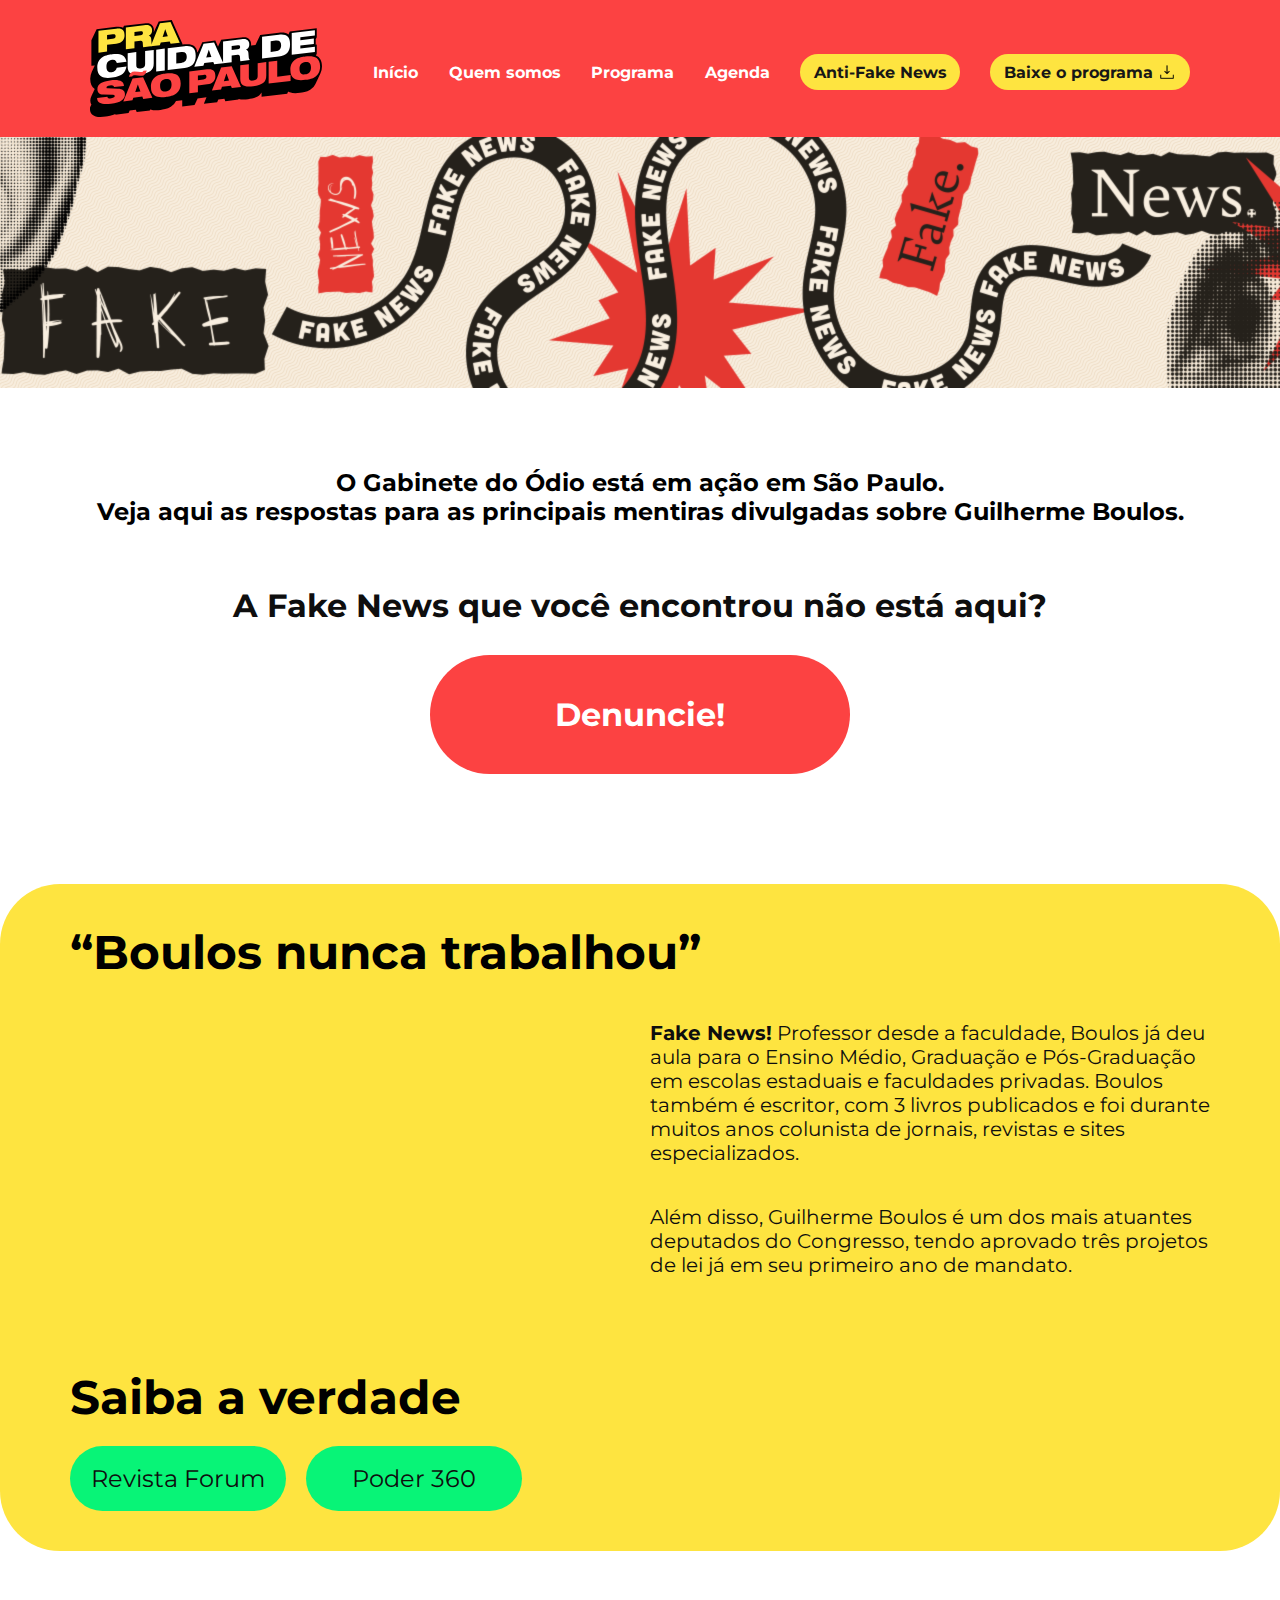
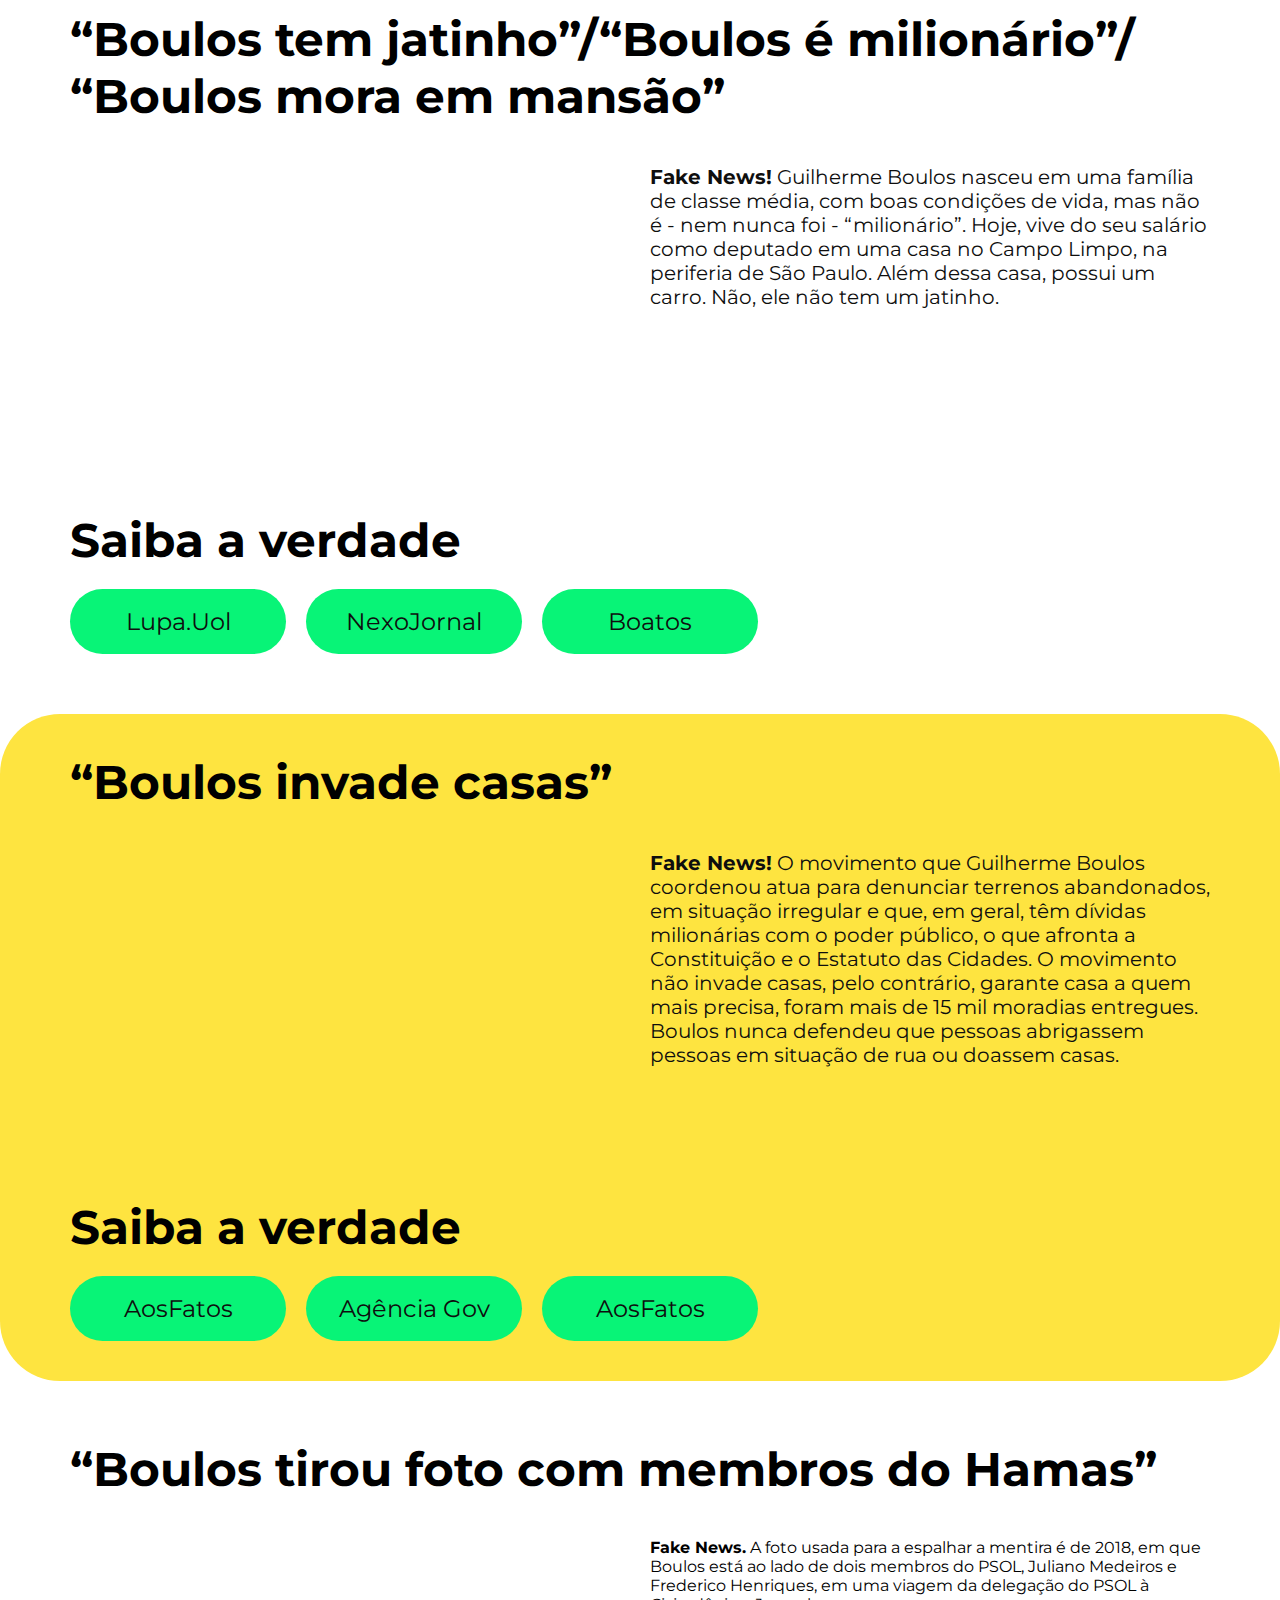
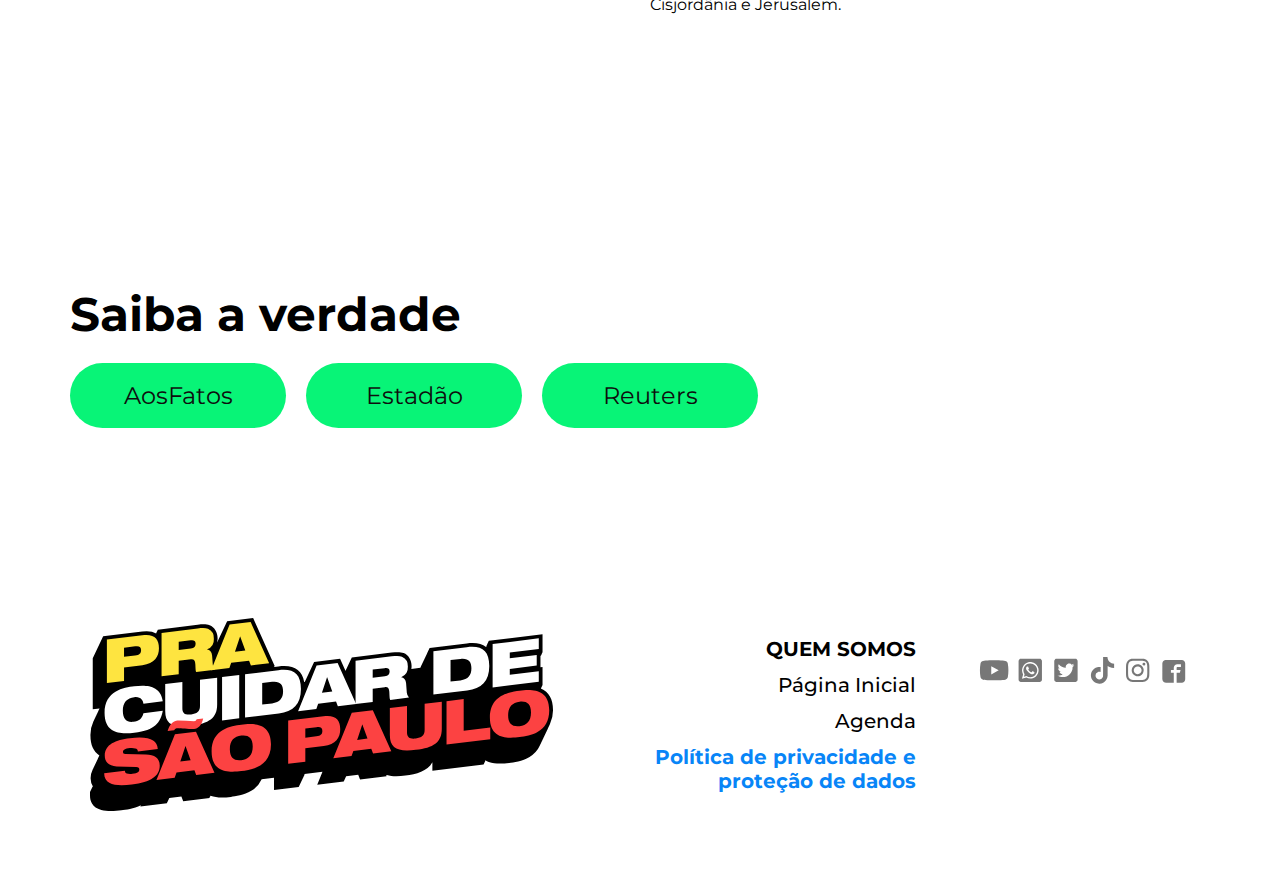
<file: fake-news/index.html>
<!DOCTYPE html>
<html lang="pt-br">

<head>
    <meta charset="UTF-8">
    <meta name="viewport" content="width=device-width, initial-scale=1.0">
    <link rel="stylesheet" href="../style-common.css?v=1.0.01">
    <link rel="stylesheet" href="../style.css?v=1.0.15">
    <meta property="og:title" content="Pra cuidar de São Paulo">
    <meta property="og:description" content="Saiba como contribuir para a construção da São Paulo que a gente quer!">
    <meta property="og:image" content="https://cuidardesp.com.br/img/thumb-campanha.jpg">
    <meta property="og:url" content="https://cuidardesp.com.br/">
    <meta property="og:type" content="Movimento social e político">
    <meta name="twitter:title" content="Pra cuidar de São Paulo">
    <meta name="twitter:description" content="Saiba como contribuir para a construção da São Paulo que a gente quer!">
    <meta name="twitter:image" content="https://cuidardesp.com.br/img/thumb-campanha.jpg">
    <meta name="twitter:site" content="@GuilhermeBoulos">
    <link rel="icon" type="image/png" href="../img/favicon.png" />
    <!-- Google tag (gtag.js) -->
    <script async src="https://www.googletagmanager.com/gtag/js?id=G-85K1B8H7W8"></script>
    <script>
    window.dataLayer = window.dataLayer || [];
    function gtag(){dataLayer.push(arguments);}
    gtag('js', new Date());
    gtag('config', 'G-85K1B8H7W8');
    </script>
    <!-- Google Tag Manager -->
    <script>(function(w,d,s,l,i){w[l]=w[l]||[];w[l].push({'gtm.start':
    new Date().getTime(),event:'gtm.js'});var f=d.getElementsByTagName(s)[0],
    j=d.createElement(s),dl=l!='dataLayer'?'&l='+l:'';j.async=true;j.src=
    'https://www.googletagmanager.com/gtm.js?id='+i+dl;f.parentNode.insertBefore(j,f);
    })(window,document,'script','dataLayer','GTM-MMTQP49J');</script>
    <!-- End Google Tag Manager -->
    <title>Pra cuidar de São Paulo - Fake News</title>
</head>

<body class="page-fake-news">
    <!-- Google Tag Manager (noscript) -->
    <noscript><iframe src="https://www.googletagmanager.com/ns.html?id=GTM-MMTQP49J"
    height="0" width="0" style="display:none;visibility:hidden"></iframe></noscript>
    <!-- End Google Tag Manager (noscript) -->
    <header class="header">
        <button type="button" class="header__toggle" aria-label="Abrir Menu" aria-controls="menu" aria-expanded="false">
            <span></span>
            <span></span>
            <span></span>
        </button>
        <h1 class="header__title">
            <a href="../"><img class="header__logo" src="../img/logo.svg" alt="Pra cuidar de São Paulo" /></a>
        </h1>
        <nav class="header__nav" id="menu" hidden>
            <ul class="header__menu">
                <li class="header__item">
                    <a href="../">Início</a>
                </li>
                <li class="header__item">
                    <a href="../quem-somos/">Quem somos</a>
                </li>
                <li class="header__item">
                    <a href="../programa/">Programa</a>
                </li>
                <li class="header__item">
                    <a href="../#agenda">Agenda</a>
                </li>
                <li class="header__item menu-btn">
                    <a href="../fake-news/">Anti-Fake News</a>
                </li>
                <li class="header__item menu-btn btn-programa">
                    <a href="https://cuidardesp.com.br/plano-governo-boulos-marta.pdf" target="_blank">Baixe o programa <img class="seta-download" src="../img/icons8-baixar-64.png" alt="seta"></a>
                </li>
            </ul>
        </nav>
    </header>

    <main>
        <section id="banner-principal">
            <div class="bg-fake-news"></div>
        </section>

        <section id="fake-news">
            <div class="description">
                <p>O Gabinete do Ódio está em ação em São Paulo.<br />
                    Veja aqui as respostas para as principais mentiras divulgadas sobre Guilherme Boulos.
                </p>
            </div>        
        </section>
        <div class="denuncie">
            <h4>A Fake News que você encontrou não está aqui?</h4>
            <a href="https://wa.me/5511976199477" class="btn-large" target="_blank">
                Denuncie!
            </a>
        </div>

        <section id="fake1" class="sec-fakes">
            <div class="section-content">
                <div class="fake-title">
                    <h3>“Boulos nunca trabalhou”</h3>
                </div>
                <div class="fake-content">
                    <div class="fake-content-item fake-video-container">
                        <iframe width="560" height="315" src="https://www.youtube.com/embed/Wkcws9ZJvdk?si=uD3qE06isktlf9p8" title="YouTube video player" frameborder="0" allow="accelerometer; autoplay; clipboard-write; encrypted-media; gyroscope; picture-in-picture; web-share" referrerpolicy="strict-origin-when-cross-origin" allowfullscreen></iframe>
                    </div>
                    <div class="fake-content-item video-description">
                        <a target="_blank" href="https://revistaforum.com.br/politica/2023/11/23/em-menos-de-ano-boulos-aprova-mais-projetos-de-lei-que-bolsonaro-vida-toda-148261.html">
                            <p>
                                <b>Fake News!</b> Professor desde a faculdade, Boulos já deu aula para o Ensino Médio, Graduação e Pós-Graduação em escolas estaduais e faculdades privadas.
                                Boulos também é escritor, com 3 livros publicados e foi durante muitos anos colunista de jornais, revistas e sites especializados.
                            </p>
                            <p>
                                Além disso, Guilherme Boulos é um dos mais atuantes deputados do Congresso, tendo aprovado três projetos de lei já em seu primeiro ano de mandato.
                            </p>
                        </a>
                    </div>
                </div>
                <div class="fake-links">
                    <div class="fake-title">
                        <h3>Saiba a verdade</h3>
                    </div>
                    <div class="links-facts">
                        <a href="https://revistaforum.com.br/politica/2023/11/23/em-menos-de-ano-boulos-aprova-mais-projetos-de-lei-que-bolsonaro-vida-toda-148261.html" target="_blank" rel="noopener noreferrer">Revista Forum</a>
                        <a href="https://www.poder360.com.br/brasil/guilherme-boulos-e-contratado-como-professor-da-puc-sp/" target="_blank" rel="noopener noreferrer">Poder 360</a>
                    </div>
                </div>
            </div>         
        </section>

        <section id="fake2" class="sec-fakes no-bg">
            <div class="section-content">
                <div class="fake-title">
                    <h3>“Boulos tem jatinho”/“Boulos é milionário”/<br />“Boulos mora em mansão”</h3>
                </div>
                <div class="fake-content">
                    <div class="fake-content-item fake-video-container">
                        <iframe width="560" height="315" src="https://www.youtube.com/embed/cPjDk3sa3t4?si=Go0WFUmsFV-5VEo4" title="YouTube video player" frameborder="0" allow="accelerometer; autoplay; clipboard-write; encrypted-media; gyroscope; picture-in-picture; web-share" referrerpolicy="strict-origin-when-cross-origin" allowfullscreen></iframe>
                    </div>
                    <div class="fake-content-item video-description">
                        <a href="#">
                            <p>
                                <b>Fake News!</b> Guilherme Boulos nasceu em uma família de classe média, com boas condições de vida, mas não é - nem nunca foi - “milionário”. Hoje, vive do seu salário como deputado em uma casa no Campo Limpo, na periferia de São Paulo. Além dessa casa, possui um carro. Não, ele não tem um jatinho.
                            </p>
                        </a>
                    </div>
                </div>
                <div class="fake-links">
                    <div class="fake-title">
                        <h3>Saiba a verdade</h3>
                    </div>
                    <div class="links-facts">
                        <a href="https://lupa.uol.com.br/jornalismo/2020/11/04/verificamos-guilherme-boulos-jatinho" target="_blank" rel="noopener noreferrer">Lupa.Uol</a>
                        <a href="https://www.nexojornal.com.br/expresso/2018/08/12/a-trajetoria-de-boulos-candidato-do-psol-a-presidencia" target="_blank" rel="noopener noreferrer">NexoJornal</a>
                        <a href="https://www.boatos.org/politica/guilherme-boulos-dono-jatinho-particular-aviao-luxo.html" target="_blank" rel="noopener noreferrer">Boatos</a>
                    </div>
                </div>
            </div>         
        </section>

        <section id="fake3" class="sec-fakes">
            <div class="section-content">
                <div class="fake-title">
                    <h3>“Boulos invade casas”</h3>
                </div>
                <div class="fake-content">
                    <div class="fake-content-item fake-video-container">
                        <iframe width="560" height="315" src="https://www.youtube.com/embed/9cEhEMvOdqU?si=dmU249QhjO9gUtCF" title="YouTube video player" frameborder="0" allow="accelerometer; autoplay; clipboard-write; encrypted-media; gyroscope; picture-in-picture; web-share" referrerpolicy="strict-origin-when-cross-origin" allowfullscreen></iframe>
                    </div>
                    <div class="fake-content-item video-description">
                        <a href="#">
                            <p>
                                <b>Fake News!</b> O movimento que Guilherme Boulos coordenou atua para denunciar terrenos abandonados, em situação irregular e que, em geral, têm dívidas milionárias com o poder público, o que afronta a Constituição e o Estatuto das Cidades. O movimento não invade casas, pelo contrário, garante casa a quem mais precisa, foram mais de 15 mil moradias entregues. Boulos nunca defendeu que pessoas abrigassem pessoas em situação de rua ou doassem casas.
                            </p>
                        </a>
                    </div>
                </div>
                <div class="fake-links">
                    <div class="fake-title">
                        <h3>Saiba a verdade</h3>
                    </div>
                    <div class="links-facts">
                        <a href="https://www.aosfatos.org/noticias/boulos-nao-disse-que-pessoas-que-possuem-duas-casas-deverao-doar-uma-para-quem-nao-tem/" target="_blank" rel="noopener noreferrer">AosFatos</a>
                        <a href="https://agenciagov.ebc.com.br/noticias/202312/caixa-e-governo-federal-assinam-termo-de-compromisso-para-construcao-do-empreendimento-copa-do-povo-em-sao-paulo-sp" target="_blank" rel="noopener noreferrer">Agência Gov</a>
                        <a href="https://www.aosfatos.org/noticias/e-falso-tweet-em-que-boulos-defende-abrigar-moradores-de-rua-na-casa-de-quem-tem-quartos-vagos/" target="_blank" rel="noopener noreferrer">AosFatos</a>
                    </div>
                </div>
            </div>         
        </section>

        <section id="fake4" class="sec-fakes no-bg">
            <div class="section-content">
                <div class="fake-title">
                    <h3>“Boulos tirou foto com membros do Hamas”</h3>
                </div>
                <div class="fake-content">
                    <div class="fake-content-item fake-video-container">
                        <iframe width="560" height="315" src="https://www.youtube.com/embed/E0nve92R_A0?si=A74avRdwoNLnFIzM" title="YouTube video player" frameborder="0" allow="accelerometer; autoplay; clipboard-write; encrypted-media; gyroscope; picture-in-picture; web-share" referrerpolicy="strict-origin-when-cross-origin" allowfullscreen></iframe>
                    </div>
                    <div class="fake-content-item">
                        <a href="#">
                            <p>
                                <b>Fake News.</b> A foto usada para a espalhar a mentira é de 2018, em que Boulos está ao lado de dois membros do PSOL, Juliano Medeiros e Frederico Henriques, em uma viagem da delegação do PSOL à Cisjordânia e Jerusalem.
                            </p>
                        </a>
                    </div>
                </div>
                <div class="fake-links">
                    <div class="fake-title">
                        <h3>Saiba a verdade</h3>
                    </div>
                    <div class="links-facts">
                        <a href="https://www.aosfatos.org/noticias/falso-foto-guilherme-boulos-hamas/" target="_blank" rel="noopener noreferrer">AosFatos</a>
                        <a href="https://www.estadao.com.br/estadao-verifica/boulos-posou-para-foto-junto-a-dois-integrantes-do-psol-e-nao-do-hamas" target="_blank" rel="noopener noreferrer">Estadão</a>
                        <a href="https://www.reuters.com/fact-check/portugues/GY6LXZ6L3VIPBLV5OXF7RBSI2M-2023-10-13" target="_blank" rel="noopener noreferrer">Reuters</a>
                    </div>
                </div>
            </div>         
        </section>

    </main>

    <footer class="footer">
        <img class="footer__logo" src="../img/logo.svg" alt="Pra cuidar de São Paulo" />
        <nav class="footer__nav">
            <ul class="footer__menu">
                <li class="footer__item footer__item--ucase">
                    <a href="../quem-somos">Quem somos</a>
                </li>
                <li class="footer__item">
                    <a href="../">Página Inicial</a>
                </li>
                <li class="footer__item">
                    <a href="#agenda">Agenda</a>
                </li>
                <li class="footer__item footer__item--bold">
                    <a href="https://cuidardesp.com.br/politica-privacidade/" target="_blank">Política de privacidade e
                        proteção de dados</a>
                </li>
            </ul>
            <ul class="footer__social">
                <li class="footer__icon">
                    <a href="#" target="_blank"><img src="../img/icon-youtube.svg" alt="Youtube" /></a>
                </li>
                <li class="footer__icon">
                    <a href="#" target="_blank"><img src="../img/icon-whatsapp.svg" alt="Whatsapp" /></a>
                </li>
                <li class="footer__icon">
                    <a href="#" target="_blank"><img src="../img/icon-twitter.svg" alt="Twitter" /></a>
                </li>
                <li class="footer__icon">
                    <a href="#" target="_blank"><img src="../img/icon-tiktok.svg" alt="Tiktok" /></a>
                </li>
                <li class="footer__icon">
                    <a href="#" target="_blank"><img src="../img/icon-instagram.svg" alt="Instagram" /></a>
                </li>
                <li class="footer__icon">
                    <a href="#" target="_blank"><img src="../img/icon-facebook.svg" alt="Facebook" /></a>
                </li>
            </ul>
        </nav>
    </footer>

    <script src="../scripts.js"></script>
</body>

</html>
</file>
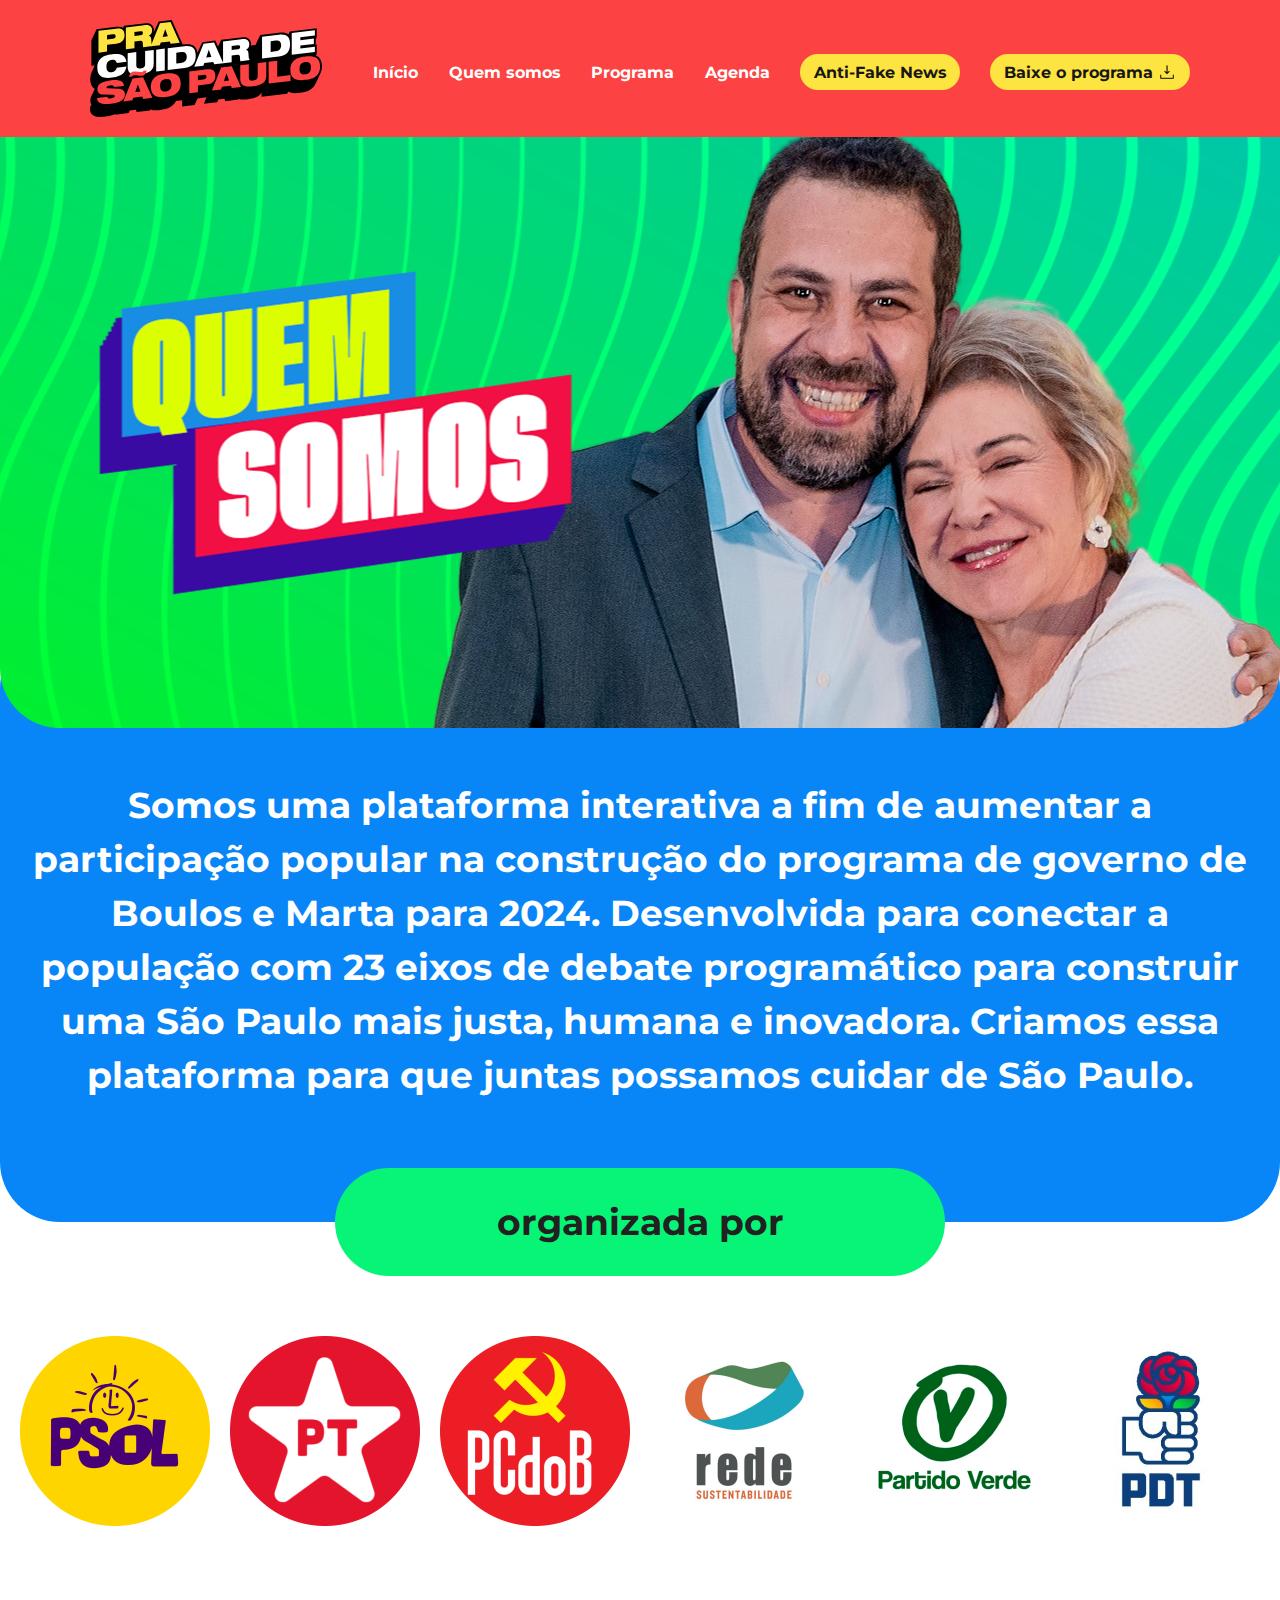
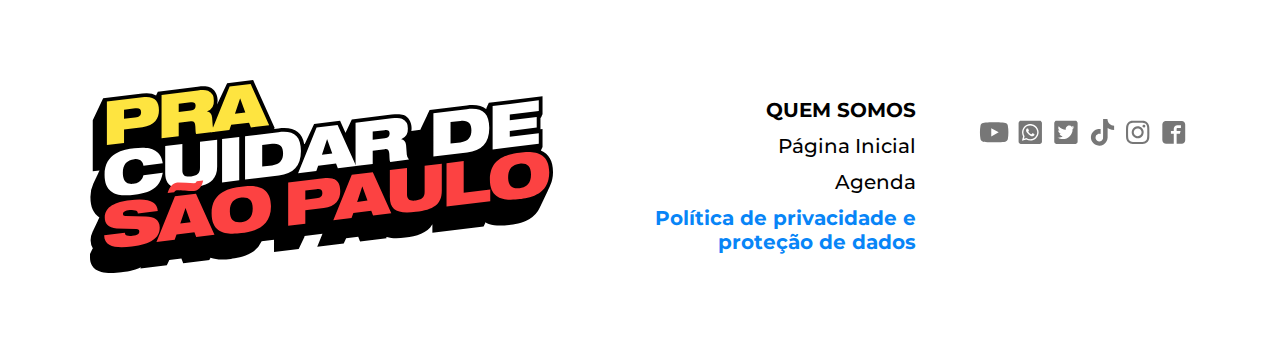
<file: quem-somos/index.html>
<!DOCTYPE html>
<html lang="pt-br">

<head>
    <meta charset="UTF-8">
    <meta name="viewport" content="width=device-width, initial-scale=1.0">
    <link rel="stylesheet" href="../style-common.css?v=1.0.01">
    <link rel="stylesheet" href="../style.css?v=1.0.15">
    <meta property="og:title" content="Pra cuidar de São Paulo">
    <meta property="og:description" content="Saiba como contribuir para a construção da São Paulo que a gente quer!">
    <meta property="og:image" content="https://cuidardesp.com.br/img/thumb-campanha.jpg">
    <meta property="og:url" content="https://cuidardesp.com.br/">
    <meta property="og:type" content="Movimento social e político">
    <meta name="twitter:title" content="Pra cuidar de São Paulo">
    <meta name="twitter:description" content="Saiba como contribuir para a construção da São Paulo que a gente quer!">
    <meta name="twitter:image" content="https://cuidardesp.com.br/img/thumb-campanha.jpg">
    <meta name="twitter:site" content="@GuilhermeBoulos">
    <link rel="icon" type="image/png" href="../img/favicon.png" />
    <!-- Google tag (gtag.js) -->
    <script async src="https://www.googletagmanager.com/gtag/js?id=G-85K1B8H7W8"></script>
    <script>
    window.dataLayer = window.dataLayer || [];
    function gtag(){dataLayer.push(arguments);}
    gtag('js', new Date());
    gtag('config', 'G-85K1B8H7W8');
    </script>
    <!-- Google Tag Manager -->
    <script>(function(w,d,s,l,i){w[l]=w[l]||[];w[l].push({'gtm.start':
    new Date().getTime(),event:'gtm.js'});var f=d.getElementsByTagName(s)[0],
    j=d.createElement(s),dl=l!='dataLayer'?'&l='+l:'';j.async=true;j.src=
    'https://www.googletagmanager.com/gtm.js?id='+i+dl;f.parentNode.insertBefore(j,f);
    })(window,document,'script','dataLayer','GTM-MMTQP49J');</script>
    <!-- End Google Tag Manager -->
    <title>Pra cuidar de São Paulo</title>
</head>

<body class="quem-somos">
    <!-- Google Tag Manager (noscript) -->
    <noscript><iframe src="https://www.googletagmanager.com/ns.html?id=GTM-MMTQP49J"
    height="0" width="0" style="display:none;visibility:hidden"></iframe></noscript>
    <!-- End Google Tag Manager (noscript) -->
    <header class="header" id="inicio">
        <button type="button" class="header__toggle" aria-label="Abrir Menu" aria-controls="menu" aria-expanded="false">
            <span></span>
            <span></span>
            <span></span>
        </button>
        <h1 class="header__title">
            <a href="../"><img class="header__logo" src="../img/logo.svg" alt="Pra cuidar de São Paulo" /></a>
        </h1>
        <nav class="header__nav" id="menu" hidden>
            <ul class="header__menu">
                <li class="header__item">
                    <a href="../">Início</a>
                </li>
                <li class="header__item">
                    <a href="#quem-somos">Quem somos</a>
                </li>
                <!--<li class="header__item">
                    <a href="../participe">Como Participar</a>
                </li>-->
                <!-- <li class="header__item">
                    <a href="../#baixe-o-app">Baixe o aplicativo</a>
                </li> -->
                <!-- <li class="header__item">
                    <a href="../#proposta">Proposta</a>
                </li> -->
                <li class="header__item">
                    <a href="../programa/">Programa</a>
                </li>
                <li class="header__item">
                    <a href="../#agenda">Agenda</a>
                </li>
                <li class="header__item menu-btn">
                    <a href="../fake-news/">Anti-Fake News</a>
                </li>
                <li class="header__item menu-btn btn-programa">
                    <a href="https://cuidardesp.com.br/plano-governo-boulos-marta.pdf" target="_blank">Baixe o programa <img class="seta-download" src="../img/icons8-baixar-64.png" alt="seta"></a>
                </li>
            </ul>
        </nav>
    </header>

    <main>
        <section id="hero">
        </section>

        <section id="quem-somos" class="proposta quem-somos">
            <div class="container">
                <div class="content-qs">
                    <p>Somos uma plataforma interativa a fim de aumentar a participação popular na construção do programa de governo de Boulos e Marta para 2024. Desenvolvida para conectar a população com 23 eixos de debate programático para construir uma São Paulo mais justa, humana e inovadora. Criamos essa plataforma para que juntas possamos cuidar de São Paulo.</p>
                </div>
            </div>
        </section>

        <div class="organizacao">
            <p>organizada por</p>
        </div>

        <section class="partidos">
            <div class="container">
                <div class="cont-partidos">
                    <div class="item-partido">
                        <img src="../img/psol.png" alt="PSOL">
                    </div>
                    <div class="item-partido">
                        <img src="../img/pt.png" alt="PT">
                    </div>
                    <div class="item-partido">
                        <img src="../img/pcdob.png" alt="PCdoB">
                    </div>
                    <div class="item-partido">
                        <img src="../img/rede.png" alt="Rede">
                    </div>
                    <div class="item-partido">
                        <img src="../img/pv.png" alt="PV">
                    </div>
                    <div class="item-partido">
                        <img src="../img/pdt.png" alt="PDT">
                    </div>
                </div>
            </div>
        </section>

        

    </main>

    <footer class="footer">
        <img class="footer__logo" src="../img/logo.svg" alt="Pra cuidar de São Paulo" />
        <nav class="footer__nav">
            <ul class="footer__menu">
                <li class="footer__item footer__item--ucase">
                    <a href="../quem-somos">Quem somos</a>
                </li>
                <li class="footer__item">
                    <a href="../">Página Inicial</a>
                </li>
                <li class="footer__item">
                    <a href="#agenda">Agenda</a>
                </li>
                <li class="footer__item footer__item--bold">
                    <a href="https://cuidardesp.com.br/politica-privacidade/" target="_blank">Política de privacidade e
                        proteção de dados</a>
                </li>
            </ul>
            <ul class="footer__social">
                <li class="footer__icon">
                    <a href="#" target="_blank"><img src="../img/icon-youtube.svg" alt="Youtube" /></a>
                </li>
                <li class="footer__icon">
                    <a href="#" target="_blank"><img src="../img/icon-whatsapp.svg" alt="Whatsapp" /></a>
                </li>
                <li class="footer__icon">
                    <a href="#" target="_blank"><img src="../img/icon-twitter.svg" alt="Twitter" /></a>
                </li>
                <li class="footer__icon">
                    <a href="#" target="_blank"><img src="../img/icon-tiktok.svg" alt="Tiktok" /></a>
                </li>
                <li class="footer__icon">
                    <a href="#" target="_blank"><img src="../img/icon-instagram.svg" alt="Instagram" /></a>
                </li>
                <li class="footer__icon">
                    <a href="#" target="_blank"><img src="../img/icon-facebook.svg" alt="Facebook" /></a>
                </li>
            </ul>
        </nav>
    </footer>
    

    <script src="../scripts.js"></script>
</body>

</html>
</file>
<file: style.css>
#hero {
    background-image: url(img/bg-hero.png);
    height: 769px;
    width: 100%;
    background-size: cover;
    background-position: center;
}

.quem-somos #hero {
    background-image: url(img/bannerquemsomos_boulos.png);
    border-bottom-left-radius: 60px;
    border-bottom-right-radius: 60px;
    height: 591px;
}

.btn-participe {
    margin: -90px auto 0;
    text-align: center;
}

#baixe-o-app {
    padding: 160px 0 120px;
}

.container {
    max-width: 1240px;
    margin: 0 auto;
}

h2 {
    font-size: 56px !important;
    line-height: 150% !important;
    color: #065EAF !important;
    font-weight: 700 !important;
}

.content-box {
    display: flex;
    gap: 105px;
}

.item_content {
    display: flex;
    flex-direction: column;
    gap: 60px;
}

.botao {
    display: flex;
    width: 467px;
    height: 107px;
    font-size: 32px;
    font-weight: bold;
    color: #fff;
    background-color: #0885F7;
    justify-content: center;
    align-items: center;
    border-radius: 54px;
    margin: 0 auto;
    text-decoration: none;
}

.proposta {
    background-color: rgb(254, 228, 64);
    padding-top: 80px;
    border-radius: 60px;
}

.target {
    width: 504px;
    display: flex;
    justify-content: center;
    align-items: center;
    height: 429px;
    border-radius: 20px;
}


.item_content p {
    font-style: normal;
    font-weight: 500;
    font-size: 24px;
    line-height: 29px;
    color: #212121;
}

.container-content {
    display: flex;
    flex-direction: column;
    gap: 120px;
}

.content-box.content-bottom {
    position: relative;
    margin-bottom: -70px;
}

#participe {
    padding-top: 190px;
}

.header-content {
    display: flex;
    flex-direction: column;
    justify-content: center;
    text-align: center;
    gap: 60px;
}

#informacoes {
    background-color: #08F477;
    min-height: 500px;
    border-radius: 60px;
    margin-top: -250px;
    padding-top: 400px;
    height: 1150px;
}

.info-content {
    text-align: center;
    margin-top: 90px;
}

.cont-agenda {
    display: flex;
    gap: 80px;
}

.card {
    width: 315px;

}

.h2-agenda {
    color: #212121;
    margin-bottom: 82px;
}

.header-card {
    background-color: #FC4242;
    display: flex;
    gap: 10px;
    flex-direction: column;
    justify-content: center;
    align-items: center;
    width: 100%;
    height: 162px;
    border-radius: 20px;
    z-index: 10;
    position: relative;
    padding: 0 10px;
}

.header-card h3 {
    font-size: 30px;
    color: #fff;
    text-align: center;
}

.thumb {
    width: 100%;
    margin-top: -28px;
    position: relative;
    z-index: 0;
    height: 456px;
}

.thumb img {
    height: auto;
    object-fit: cover;
    border-bottom-right-radius: 20px;
    border-bottom-left-radius: 20px;
}

.botao.btn-agenda {
    width: 180px;
    height: 62px;
    font-size: 20px;
}

.botao.btn-agenda {
    width: 180px;
    height: 50px;
    font-size: 20px;
    position: relative;
    z-index: 50;
    float: right;
    margin-top: -28px;
    margin-right: -35px;
}

.cont-agenda {
    display: flex;
    justify-content: space-around;
}

#participe-hero {
    background-image: url(img/participe-hero.png);
    height: 39.5rem;
    width: 100%;
    background-size: contain;
    background-position: center;
    margin-top: -4.8rem;
    /*cortar a parte branca da imagem de referência*/
    background-repeat: no-repeat;
}

.participe-row {
    top: 3rem;
}

.participe-row a {
    text-decoration: none;
    color: #0885F7;
    font-size: 20px;
    font-weight: 700;
    row-gap: 24.08px;
}

.saiba-mais {
    margin-top: 21.438rem;
    margin-bottom: 13.563rem;
}

.proposta-wrapper {
    margin-right: 19rem;
}

.proposta .item_content p {
    width: 39.313rem;
    margin-top: -3rem;
}

.proposta-card {
    width: 366px;
    height: 550px !important;
    background-color: #FC4242 !important;
    border: none !important;
    border-radius: 30px !important;
    top: 10.5rem;
    left: 17.25rem;
}

.proposta-btn {
    width: 17.375rem;
}

.h2-agenda {
    color: #212121 !important;
}

.participe-row {
    top: 3rem;
}

.participe-row a {
    text-decoration: none;
    color: #0885F7;
    font-size: 20px;
    font-weight: 700;
    row-gap: 24.08px;
}

.saiba-mais {
    margin-top: 21.438rem;
    margin-bottom: 13.563rem;
}

.proposta-wrapper {
    margin-left: 32rem;
}

.proposta .item_content p {
    width: 39.313rem;
    margin-top: -3rem;
}

.proposta-card {
    width: 366px;
    height: 550px !important;
    background-color: #FC4242 !important;
    border: none !important;
    border-radius: 30px !important;
    top: 5.5rem;
    left: 18.5rem;
}

.proposta-btn {
    width: 17.375rem;
}

.participe-box {
    margin-right: 5rem;
    margin-left: 16rem;
    margin-top: 4rem;
}

.participe-card {
    background-color: #0885F7 !important;
    top: 0;
    left: 0;
}

.participe-btn,
.plenaria-card {
    background-color: #FC4242 !important;
}

.grupo-card {
    background-color: #08F477 !important;
    top: 13rem;
}

.grupo-box {
    padding-bottom: 4rem;
}

.grupo-wrapper {
    margin-top: 7rem;
}

.card-img-top {
    width: 80%;
}

.card {
    align-items: center;
}

.plenaria-box {
    margin-top: 8rem;
}

.plenaria-wrapper p,
.banquinha-text p {
    width: 39rem;
}

.banquinha {
    margin-top: 7rem;
    padding-bottom: 5rem;
    height: auto;
}

.banquinha-card {
    background-color: #0885F7 !important;
}

.banquinha-text h2,
.banquinha-container h2 {
    color: #171717 !important;
}

.banquinha-container {
    margin-top: 15rem;
}

.proposta.quem-somos {
    padding-top: 150px;
    margin-top: -100px;
    padding-bottom: 120px;
    background-color: #0885F7;
    z-index: -1;
    position: relative;
}

.content-qs {
    display: flex;
    flex-direction: column;
    justify-content: center;
    align-items: center;
    text-align: center;
    margin: 0 auto;
    gap: 30px;
}

.quem-somos p {
    font-size: 36px;
    line-height: 150%;
    color: #fff;
    font-weight: bold;
}

.organizacao {
    width: 610px;
    max-width: 100%;
    height: 108px;
    background-color: #08F477;
    text-align: center;
    display: flex;
    justify-content: center;
    align-items: center;
    border-radius: 184px;
    margin: -54px auto 0;
}

.organizacao p {
    color: #212121;
}

.item-partido img {
    max-width: 190px;
}

.cont-partidos {
    display: flex;
    justify-content: space-between;
    margin: 60px auto;
    flex-wrap: wrap;
}

.fake-video-container, 
.video-wrapper {
    position: relative;
    padding-bottom: 56.25%; /* Proporção 16:9: 9 dividido por 16 vezes 100 */
    height: 0;
    overflow: hidden;
    margin: -90px auto 0;
    text-align: center;
    border-radius: 20px;
}

.fake-video-container iframe, 
.video-wrapper iframe {
    position: absolute;
    top: 0;
    left: 0;
    width: 100%;
    height: 100%;
}

.fake-video-container {
    margin: 0;
}

.video-container {
    margin: -90px auto 0;
    border-radius: 20px;
}

.container-video {
    max-width: 820px;
    margin: 0 auto;
}

video {
    border-radius: 20px;
}

.bg-fake-news {
    background-image: url(img/banner-fake-news.svg);
    width: auto;
    height: 251px;
    background-position: center;
}

.programa .bg-fake-news {
    background-image: none;
    background-color: #D9D9D9;
    width: auto;
    height: 251px;
    background-position: center;
    border-radius: 0px 0px 60px 60px;
}

section#fake-news {
    padding: 80px 0 0;
}

section#fake-news p {
    text-align: center;
    font-size: 24px;
    font-weight: bold;
}

.cards-container {
    margin: 62px auto;
    display: flex;
    gap: 40px;
    width: 100%;
    max-width: 1234px;
    justify-content: center;
}

.cards-container .card-item {
    display: flex;
    justify-content: center;
    align-items: center;
    width: 295px;
    height: 197px;
    background-color: #FEE440;
    color: #FC4242;
    font-size: 20px;
    font-weight: bold;
    line-height: 1.2;
    border-radius: 30px;
    text-align: center;
    transition: all 0.7s;
}

figure#fake {
    max-width: 560px;
    position: relative;
    text-align: center;
    margin: -390px auto 0;
}

.denuncie {
    margin-top: 60px;
}

.denuncie h4 {
    font-size: 32px;
    color: #0E0E0E;
}

.denuncie a {
    width: 420px;
    height: 119px;
    display: flex;
    justify-content: center;
    align-items: center;
    margin: 0 auto;
    background-color: #FC4242;
    color: #FFF;
    font-size: 32px;
    font-weight: bold;
    border-radius: 80px;
}

.sec-fakes {
    padding: 40px 0;
    border-radius: 60px;
    background-color: #FEE440;
    margin-top: 20px;
}

.no-bg {
    background-color: transparent;
}

#fake1 {
    margin-top: 110px;
}

.section-content {
    width: 100%;
    max-width: 1140px;
    margin: 0 auto;
    display: flex;
    flex-direction: column;
    gap: 40px;
}

.fake-title {
    font-size: 40px;
}

.fake-content {
    display: flex;
    gap: 20px;
}

.fake-content-item {
    width: 50%;
}

.video-description a {
    display: flex;
    gap: 40px;
    flex-direction: column;
}

.video-description a p {
    font-weight: normal;
    font-size: 20px;
    line-height: 24px;
    color: #0E0E0E;
}

.fake-links {
    display: flex;
    gap: 20px;
    flex-direction: column;
}

.links-facts {
    display: flex;
    gap: 20px;
}

.links-facts a {
    display: flex;
    justify-content: center;
    align-items: center;
    width: 216px;
    height: 65px;
    background-color: #08F477;
    color: #0E0E0E;
    font-size: 24px;
    border-radius: 80px;
}

.denuncie {
    display: flex;
    gap: 30px;
    flex-direction: column;
    text-align: center;
}

.cards-container .card-item:hover {
    background-color: #08F477;
    text-transform: uppercase;
    color: #0E0E0E;    
}

.cards-container .card-item:hover span {
    display: none;
}

.cards-container .card-item:hover::after {
    content: 'SAIBA A VERDADE';
}

#mais-info {
    padding: 110px 0;
}

#main-form {
    width: 1240px;
    max-width: 100%;
    height: 863px;
    margin: 0 auto;
    background-image: url(img/bg-form.svg);
    padding: 60px 16px;
    border-radius: 60px;
}

#main-form h2 {
    text-align: center;
}

#form-more-info {
    width: 740px;
    max-width: 100%;
    margin: 0 auto;
}

#form-more-info form {
    margin-top: 40px;
}

#form-more-info .form-group {
    display: flex;
    flex-direction: column;
    margin-bottom: 34px;
    border-bottom: 8px solid #0885F7;
    border-bottom-left-radius: 20px;
    border-bottom-right-radius: 24px;
}

#form-more-info input {
    height: 56px;
    border-radius: 20px;
    padding: 0 10px;
    border: none;
    margin-top: -64px;
    margin-left: 8px;
    outline: none;
}

#form-more-info label {
    background-color: #0885F7;
    color: #FDFDFD;
    font-family: 'Montserrat', sans-serif;
    font-size: 24px;
    font-weight: bold;
    padding-top: 16px;
    padding-bottom: 16px;
    padding-left: 10px;
    border-top-left-radius: 20px;
    border-top-right-radius: 20px;
    border-bottom-left-radius: 20px;
    max-width: 245px;
    height: 116px;
}

#form-more-info ::placeholder {
    color: #A6A6A6;
    font-family: 'Montserrat', sans-serif;
    font-size: 18px;
    font-weight: 500;
    line-height: 1;
}

#form-more-info input[type="text"],
#form-more-info input[type="email"],
#form-more-info input[type="tel"] {
  font-family: 'Montserrat', sans-serif;
  font-size: 18px;
  font-weight: 500;
  color: #171717;
}

#form-more-info button {
    margin: 70px auto 0;
    display: block;
    background-color: #0885F7;
    border: none;
    outline: none;
    width: 400px;
    height: 108px;
    border-radius: 68px;
    color: #FDFDFD;
    font-family: 'Montserrat', sans-serif;
    font-size: 32px;
    font-weight: 600;
    cursor: pointer;
}

/* Tira o app do site */

section#proposta {
    margin: 100px 0;
}

#participe {
    padding-top: 30px;
}

div#informacoes {
    margin-top: 0;
    padding-top: 40px;
    max-height: 730px;;
}

.thumb img {
    max-height: 394px;
    width: 100%;
}

#mais-info {
    padding-top: 0;
    margin-top: -120px;
}

.accordion-section .card {
    width: 100%;
    border: 3px solid #0885F7;
    border-radius: 20px;
}

.card .head-card {
    width: 100%;
    display: flex;
    align-items: center;
    justify-content: flex-start;
    height: 140px;
    border-radius: 20px 16px 20px 20px;
    gap: 40px;
    cursor: pointer;
}

.accordion-section {
    padding: 60px 0;
    display: flex;
    flex-direction: column;
    gap: 40px;
}

.card-icon {
    width: 200px;
    height: 140px;
    background-color: #0885F7;
    display: flex;
    justify-content: center;
    align-items: center;
    border-radius: 16px 0 0 16px;
    transition: 0.5 all;
}

.titulo-card {
    width: 70%;
}

.titulo-card h3 {
    font-family: 'Montserrat';
    font-style: normal;
    font-weight: 700;
    font-size: 40px;
    color: #212121;
}

.head-card.view {
    background-color: #0885F7;
}

.head-card.hide {
    background-color: transparent;
    transition: all 1s;
}

.content .container-contents {
    display: flex;
    gap: 20px;
    flex-wrap: wrap;
}

.conteudo-interno {
    display: flex;
    flex-direction: column;
    gap: 20px;
    width: 70%;
}

.container-contents .thumbnail {
    width: 20%;
}


.conteudo-interno h4 {
    font-family: 'Montserrat';
    font-style: normal;
    font-weight: 700;
    font-size: 24px;
    line-height: 29px;
    color: #121212;
}

.conteudo-interno p {
    font-family: 'Montserrat';
    font-style: normal;
    font-weight: 500;
    font-size: 18px;
    line-height: 30px;
    color: #121212;
}

.accordion-section .content {
    max-height: 0;
    overflow: hidden;
    transition: max-height 0.5s ease-out;
    padding: 0 20px;
}

.accordion-section .content.open {
    max-height: 1000px;
    padding: 40px 20px 20px 20px;
    transition: max-height 0.5s ease-out;
}

.head-card.view.card-verde {
    background-color:#08F477;
}

.head-card.view.card-vermelho {
    background-color:#FC4242;
}

.head-card.view.card-azul {
    background-color:#0885F7;
}

.head-card.view.card5 {
    background-color:#08F477;
}

.head-card.view.card6 {
    background-color:#FC4242;
}

.head-card.view.card7 {
    background-color:#0885F7;
}

.head-card.view.card8 {
    background-color:#08F477;
}

.head-card.view.card9 {
    background-color:#FC4242;
}

.head-card.view.card10 {
    background-color:#08F477;
}

.container-contents .thumbnail img {
    height: 165px;
    width: 225px;
    object-fit: cover;
}

li.header__item.menu-btn.btn-programa {
    width: 200px;
    height: 36px;
}

li.header__item.menu-btn.btn-programa a {
    display: flex;
    align-items: center;
    gap: 4px;
}

img.seta-download {
    max-width: 20px;
}

.cont-secretariado {
    display: flex;
    justify-content: space-between;
}

.item-sec {
    display: flex;
    flex-direction: column;
    gap: 20px;
}

.equipe {
    display: flex;
    flex-direction: column;
    gap: 10px;
}

header.header {
    position: sticky;
    top: 0;
    left: 0;
}

@media screen and (min-width: 960px) {
    .footer {
        flex-direction: row;
        margin: 150px 7% 80px;
    }

    .footer__logo {
        width: 463px;
    }

    .footer__nav {
        align-items: flex-start;
        flex-direction: row;
        flex-grow: 1;
    }

    .footer__menu {
        font-size: 20px;
        margin: 0 auto;
    }

    .footer__item {
        font-size: 20px;
        text-align: right;
    }

    .footer__social {
        margin-top: 18px;
    }
    .fake-video-container {
        padding-bottom: 27%;
    }
    
}

@media (max-width:960px) {
    #hero {
        height: 380px;
        border-bottom-left-radius: 20px;
        border-bottom-right-radius: 20px;
    }

    div#quem-somos {
        padding: 0 16px;
    }

    #baixe-o-app {
        padding: 40px 0 60px;
    }

    .content-box {
        display: flex;
        flex-direction: column-reverse;
        gap: 30px;
        justify-content: center;
        align-items: center;
        padding: 0 16px;
    }

    h2 {
        font-size: 32px !important;
        text-align: center;
        line-height: 130% !important;
    }

    .item_content {
        display: flex;
        flex-direction: column;
        gap: 30px;
        max-width: 100%;
    }

    .botao {
        width: 100%;
        max-width: 340px;
        height: auto;
        padding: 20px;
        text-align: center;
        font-size: 20px;
    }

    .proposta {
        background-color: rgb(254, 228, 64);
        padding: 0 16px;
        padding-top: 40px;
        border-radius: 40px;
    }

    .proposta .item_content p {
        width: 100%;
        margin-top: 0;
        font-size: 16px;
        line-height: 150%;
        text-align: center;
    }

    .target {
        max-width: 100%;
        height: auto;
        padding: 40px;
    }

    .container-content {
        display: flex;
        flex-direction: column;
        gap: 60px;
    }

    .content-box:nth-child(2) {
        flex-direction: column;
    }

    .content-box.content-bottom {
        position: relative;
        margin-bottom: -28px;
    }

    #participe {
        padding-top: 120px;
    }

    .target.img-salvsp {
        padding: 0;
    }

    .header-content {
        display: flex;
        flex-direction: column;
        justify-content: center;
        text-align: center;
        gap: 30px;
        padding: 0 16px;
    }

    #informacoes {
        background-color: #08F477;
        min-height: 500px;
        border-radius: 40px;
        margin-top: -120px;
        padding: 0 16px;
        padding-top: 180px;
        height: auto;
    }

    .info-content {
        text-align: center;
        margin-top: 60px;
        padding: 0 16px;
    }

    .h2-agenda {
        color: #212121 !important;
        margin-bottom: 40px;
    }

    .cont-agenda {
        display: flex;
        justify-content: space-around;
        flex-direction: column;
    }

    .header-card h3 {
        font-size: 24px;
    }

    .header-card {
        height: auto;
        padding: 20px 16px;
    }

    .thumb {
        height: auto;
    }

    .thumb img {
        height: auto;
        width: 100%;
        object-fit: cover;
        object-position: center;
        border-bottom-left-radius: 20px;
        border-bottom-right-radius: 20px;
    }

    .cont-agenda {
        gap: 40px;
    }

    .botao.btn-agenda {
        margin-right: -10px;
    }

    .item_agenda:last-child {
        margin-bottom: -30px;
    }

    .card {
        width: auto;
        max-width: 480px;
        align-self: center;
        margin: 0 auto;
    }
    .quem-somos p {
        font-size: 18px;
        line-height: 150%;
        /* padding: 60px 16px; */
    }
    .proposta.quem-somos {
        margin-top: -50px;
        padding-bottom: 160px;
        padding: 80px 16px !important;
    }
    .quem-somos .content-qs h2 {
        font-size: 36px !important;
    }
    .quem-somos #hero {
        height: 350px;
        border-bottom-left-radius: 20px;
        border-bottom-right-radius: 20px;
    }
    .cont-partidos {
        gap: 20px;
        padding: 0 16px;
        justify-content: center;
    }
    .item-partido img {
        max-width: 94px;
    }
    .organizacao {
        width: 300px;
        height: 80px;
        margin-top: -40px;
    }
    .container-video {
        padding: 0 16px;
    }
    .cards-container {
        flex-direction: column;
    }
    figure#fake {
        display: none;
    }
    .fake-content {
        flex-direction: column;
    }
    .btn-large {
        max-width: 100%;
    }
    .fake-content-item {
        width: 100%;
    }
    .links-facts {
        flex-direction: column;
    }
    section#fake-news {
        padding: 40px 0;
    }
    .page-fake-news h3, 
    .page-fake-news h3,
    .page-fake-news h4,
    .page-fake-news p {
        word-wrap: break-word;
    }
    .denuncie {
        margin-top: 0;
    }
    .page-fake-news section {
        padding-left: 16px !important;
        padding-right: 16px !important;
    }
    .cards-container .card-item {
        width: 100%;
        gap: 10px;
        padding: 0 20px;
    }
    .cards-container {
        gap: 20px;
        margin: 32px 0;
    }
    section#banner-principal {
        padding-left: 0 !important;
        padding-right: 0 !important;
    }
    .fake-title {
        font-size: 32px;
    }
    .denuncie h4 {
        font-size: 24px;
        line-height: 1.2;
    }
    .denuncie a {
        width: 100%;
        height: 60px;
        font-size: 24px;
    }
    .denuncie {
        padding: 0 16px;
    }
    #fake1 {
        margin-top: 55px;
    }
    section#fake-news p {
        font-size: 20px;
    }
    .video-description a p {
        font-size: 16px;
    }
    .links-facts a {
        font-size: 18px;
        width: auto;
    }
    .video-description a {
        gap: 20px;
    }
    .fake-links .fake-title {
        text-align: center;
    }

    section#proposta {
        margin: 0;
    }

    div#informacoes {
        max-height: max-content;
    }

    #mais-info {
        margin-top: -60px;
    }
    .titulo-card h3 {
        font-size: 26px;
    }
    .accordion-section .card {
        max-width: 90%;
    }
    .card-icon {
        height: 100px;
    }
    .card-icon {
        width: 150px;
    }
    .card .head-card {
        height: 100px;
        padding-right: 20px;
    }
    .conteudo-interno {
        width: 100%;
    }
    .cont-secretariado {
        display: flex;
        flex-direction: column;
        gap: 30px;
        padding: 0 20px;
    }
    .container-contents .thumbnail {
        width: 100%;
    }
    .container-contents .thumbnail img {
        height: auto;
        width: 100%;
        object-fit: cover;
    }
    
}

@media (max-width:480px) {
    .quem-somos #hero {
        height: 180px;
    }
    #form-more-info button {
        max-width: 100%;
        height: 70px;
        font-size: 28px;
    }
    #mais-info {
        padding: 60px 0;
    }
    #mais-info {
        margin-top: -120px;
    }
    .titulo-card h3 {
        font-size: 18px;
    }
    .card img {
        max-width: 60px;
    }
    .card .head-card {
        height: 80px;
        padding-right: 10px;
    }
    .card-icon {
        height: 80px;
    }
    img.arrow {
        max-width: 30px;
    }
    .container-contents {
        flex-direction: column;
    }
    .card img {
        max-width: 100%;
    }
}

/* Modal -> */

.modal {
    align-items: center;
    background: rgba(0, 0, 0, 0.7);
    bottom: 0;
    display: flex;
    justify-content: center;
    left: 0;
    position: fixed;
    right: 0;
    top: 0;
    z-index: 50;
}

.modal[hidden] {
    display: none;
}

.modal__trigger {
    background: none;
    border: none;
    cursor: pointer;
}

.modal__body {
    background: #fff;
    border-radius: 20px;
    height: 300px;
    max-width: 90vw;
    position: relative;
    width: 700px;
}

.modal__close {
    background: #fff;
    border: none;
    border-radius: 50%;
    font: 0/0 serif;
    height: 30px;
    margin: -10px;
    position: absolute;
    right: 0;
    top: 0;
    width: 30px;
}

.modal__close:before,
.modal__close:after {
    background: #000;
    content: "";
    display: block;
    height: 2px;
    left: 18%;
    margin-top: -1px;
    position: absolute;
    right: 18%;
    top: 50%;
}

.modal__close:before {
    -webkit-transform: rotate(45deg);
    transform: rotate(45deg);
}

.modal__close:after {
    -webkit-transform: rotate(-45deg);
    transform: rotate(-45deg);
}

/* <- Modal */
</file>
<file: style-common.css>
@import url('https://fonts.googleapis.com/css2?family=Montserrat:ital,wght@0,100..900;1,100..900&display=swap');

/* CSS Reset -> */

* {
    box-sizing: border-box;
    margin: 0;
    padding: 0;
}

html {
    scroll-behavior: smooth;
}

ul,
ol {
    list-style: none;
}

a {
    color: inherit;
    text-decoration: none;
}

body {
    background: #fff;
    font-family: 'Montserrat', sans-serif;
    margin: 0 auto;
    max-width: 100%;
    width: 1440px;
}

img {
    max-width: 100%;
    height: auto;
}

/* <- CSS Reset */

/* Header -> */

.header {
    align-items: center;
    background: #FC4242;
    display: flex;
    justify-content: space-between;
    padding: 30px 7% 20px;
    position: relative;
}

.header__title {
    margin: 0 auto;
}

.header__logo {
    position: relative;
    left: -18px;
    width: 174px;
}

.header__toggle {
    background: none;
    border: none;
    cursor: pointer;
    display: block;
    padding: 10px;
    margin: -10px;
}

.header__toggle span {
    background: #fff;
    border-radius: 4px;
    display: block;
    height: 4px;
    width: 36px;
}

.header__toggle span ~ span {
    margin-top: 8px;
}

.header__nav {
    background: inherit;
    left: 0;
    padding: 15px 0 60px;
    position: absolute;
    right: 0;
    top: 100%;
}

.header__menu {
    align-items: center;
    display: flex;
    flex-direction: column;
    font-size: 16px;
    font-weight: 700;
    justify-content: flex-end;
    text-align: center;
}

.header__item a {
    color: #fff;
    display: block;
    font-size: 16px;
}

.header__item ~ .header__item {
    margin-top: 1em;
}

.menu-btn {
    display: flex;
    background-color: #FEE440;
    width: 160px;
    height: 36px;
    justify-content: center;
    align-items: center;
    border-radius: 48px;
}

.menu-btn a {
    color: #171717;
}

@media screen and (min-width: 600px) {
    .header__logo {
        width: 232px;
    }
}

@media screen and (min-width: 920px) {
    .header {
        padding: 20px 7% 12px;
    }

    .header__title {
        margin: 0;
    }

    .header__logo {
        position: static;
    }

    .header__toggle {
        display: none;
    }

    .header__nav {
        background: none;
        display: block !important;
        padding: 0;
        position: static;
        flex-grow: 1;
    }

    .header__menu {
        flex-direction: row;
    }

    .header__item ~ .header__item {
        margin-left: 2.5%;
        margin-top: 0;
    }
}

@media screen and (min-width: 1024px) {
    .header__item ~ .header__item {
        margin-left: 3.5%;
    }
}

@media screen and (min-width: 1180px) {
    .header__menu {
        font-size: 20px;
    }
}

@media screen and (min-width: 1300px) {
    .header__item ~ .header__item {
        margin-left: 4%;
    }
}

/* <- Header */

/* Footer -> */

.footer {
    align-items: center;
    display: flex;
    flex-direction: column;
    margin: 100px 0 50px;
}

.footer__logo {
    display: block;
}

.footer__nav {
    align-items: center;
    display: flex;
    flex-direction: column;
}

.footer__menu {
    font-size: 16px;
    line-height: 1.2;
    margin: 50px auto 40px;
    max-width: 15em;
}

.footer__item {
    font-weight: 500;
    text-align: center;
}

.footer__item ~ .footer__item {
    margin-top: 0.6em;
}

.footer__item--ucase {
    font-weight: 700;
    text-transform: uppercase;
}

.footer__item--bold {
    color: #0885F7;
    font-weight: 700;
}

.footer__social {
    align-items: center;
    display: flex;
}

.footer__icon ~ .footer__icon {
    margin-left: 4px;
}

.footer__icon a {
    align-items: center;
    display: flex;
    height: 32px;
    justify-content: center;
    width: 32px;
}

.no-click {
    cursor: pointer;
}


@media screen and (min-width: 960px) {
    .footer {
        flex-direction: row;
        margin: 150px 7% 80px;
    }

    .footer__logo {
        width: 463px;
    }

    .footer__nav {
        align-items: flex-start;
        flex-direction: row;
        flex-grow: 1;
    }

    .footer__menu {
        font-size: 20px;
        margin: 0 auto;
    }

    .footer__item {
        font-size: 20px;
        text-align: right;
    }

    .footer__social {
        margin-top: 18px;
    }
}

/* <- Footer */
</file>
